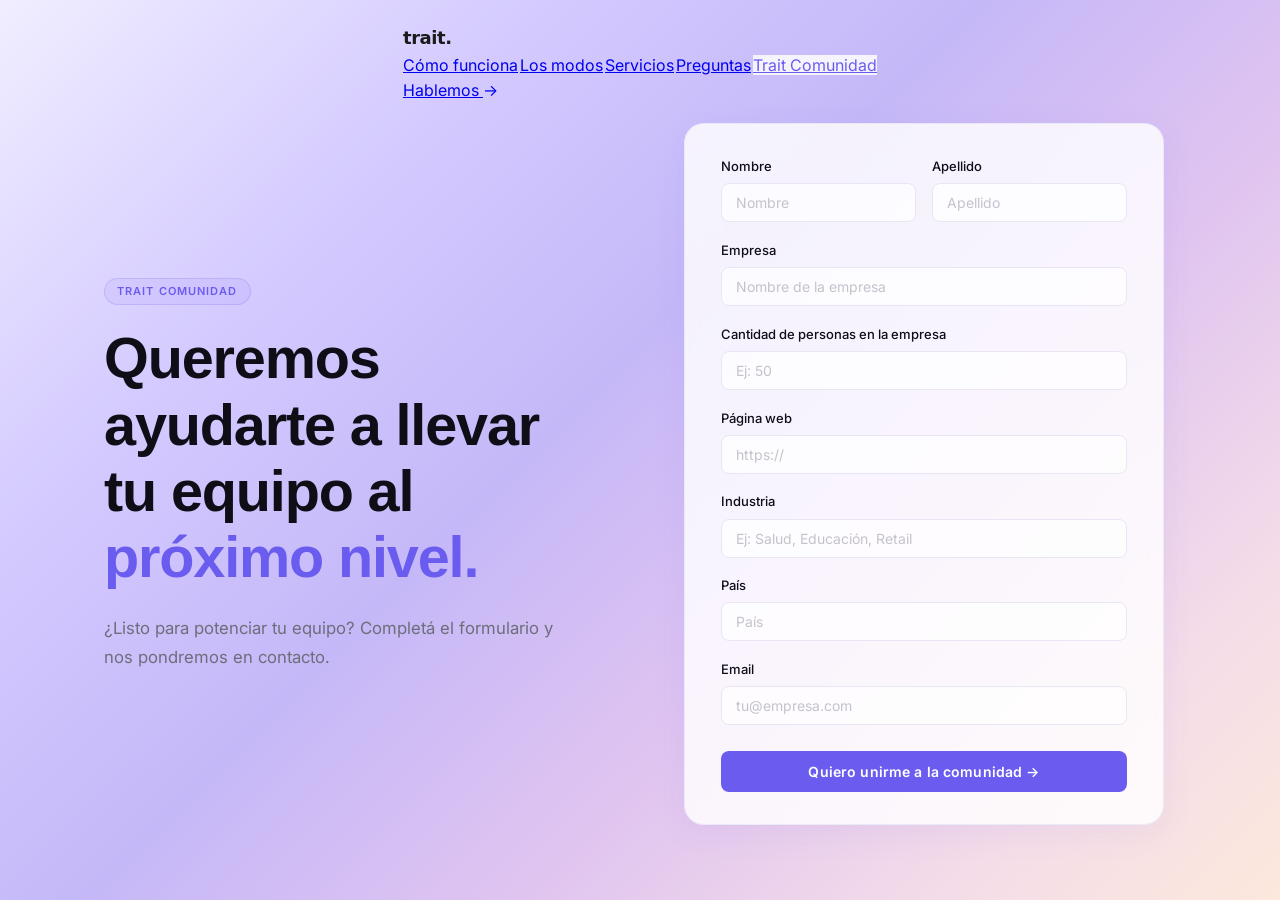
<file: comunidad/index.html>
<!DOCTYPE html>
<html lang="es">
<head>
  <meta charset="UTF-8" />
  <meta name="viewport" content="width=device-width, initial-scale=1.0" />
  <title>Trait Comunidad</title>
  <meta name="description" content="Completá el formulario y nos ponemos en contacto para potenciar tu equipo con Trait.">
  <link rel="preconnect" href="https://fonts.googleapis.com">
  <link rel="preconnect" href="https://fonts.gstatic.com" crossorigin>
  <link href="https://api.fontshare.com/v2/css?f[]=satoshi@400,500,700,900&display=swap" rel="stylesheet">
  <link href="https://fonts.googleapis.com/css2?family=Inter:wght@400;500;600&display=swap" rel="stylesheet">
  <link rel="icon" type="image/svg+xml" href="../favicon.svg">
  <link rel="stylesheet" href="../style.css">
  <link rel="stylesheet" href="comunidad.css">
</head>
<body class="comunidad-page">

  <!-- NAV -->
  <nav id="nav">
    <div class="nav-inner">
      <a href="/" class="wordmark">trait<span>.</span></a>
      <ul class="nav-links">
        <li><a href="/#como-funciona">Cómo funciona</a></li>
        <li><a href="/#modos">Los modos</a></li>
        <li><a href="/#servicios">Servicios</a></li>
        <li><a href="/#preguntas">Preguntas</a></li>
        <li><a href="/comunidad" class="nav-link-community active">Trait Comunidad</a></li>
      </ul>
      <a href="/#cta-final" class="btn-nav-cta">Hablemos <span class="btn-arrow">→</span></a>
    </div>
  </nav>

  <!-- HERO SPLIT -->
  <main class="comunidad-hero">

    <div class="comunidad-hero__left">
      <span class="eyebrow">Trait Comunidad</span>
      <h1 class="comunidad-hero__heading">
        Queremos ayudarte a llevar<br>
        tu equipo al<br>
        <span class="accent-text">próximo nivel.</span>
      </h1>
      <p class="comunidad-hero__sub">
        ¿Listo para potenciar tu equipo? Completá el formulario
        y nos pondremos en contacto.
      </p>
    </div>

    <div class="comunidad-hero__right">
      <form class="comunidad-form" action="#" method="POST">

        <div class="form-row">
          <div class="form-group">
            <label for="nombre">Nombre</label>
            <input type="text" id="nombre" name="nombre" placeholder="Nombre" autocomplete="given-name" />
          </div>
          <div class="form-group">
            <label for="apellido">Apellido</label>
            <input type="text" id="apellido" name="apellido" placeholder="Apellido" autocomplete="family-name" />
          </div>
        </div>

        <div class="form-group">
          <label for="empresa">Empresa</label>
          <input type="text" id="empresa" name="empresa" placeholder="Nombre de la empresa" autocomplete="organization" />
        </div>

        <div class="form-group">
          <label for="personas">Cantidad de personas en la empresa</label>
          <input type="number" id="personas" name="personas" placeholder="Ej: 50" min="1" />
        </div>

        <div class="form-group">
          <label for="web">Página web</label>
          <input type="url" id="web" name="web" placeholder="https://" autocomplete="url" />
        </div>

        <div class="form-group">
          <label for="industria">Industria</label>
          <input type="text" id="industria" name="industria" placeholder="Ej: Salud, Educación, Retail" />
        </div>

        <div class="form-group">
          <label for="pais">País</label>
          <input type="text" id="pais" name="pais" placeholder="País" autocomplete="country-name" />
        </div>

        <div class="form-group">
          <label for="email">Email</label>
          <input type="email" id="email" name="email" placeholder="tu@empresa.com" autocomplete="email" />
        </div>

        <button type="submit" class="form-submit">
          Quiero unirme a la comunidad <span class="btn-arrow">→</span>
        </button>

      </form>
    </div>

  </main>

</body>
</html>
</file>
<file: style.css>
/* ══════════════════════════════════════════════════
   DESIGN TOKENS — Trait (Stitch system)
══════════════════════════════════════════════════ */
:root {
  /* Backgrounds */
  --bg:              radial-gradient(ellipse at 15% 15%, #F0ECFF 0%, #FAFAFF 55%, #EEE9FF 100%);
  --bg-tinted:       #f6f3f2;
  --bg-container:    #f0edec;
  --bg-dark:         #1c1b1b;

  /* Brand */
  --primary:         #553ce2;
  --primary-hover:   #3f1bcd;
  --primary-dim:     #c7bfff;
  --on-primary:      #ffffff;

  /* Text */
  --text:            #1c1b1b;
  --text-secondary:  #474555;
  --text-muted:      #787587;

  /* Text on dark */
  --on-dark:         rgba(255,255,255,0.92);
  --on-dark-muted:   rgba(255,255,255,0.55);
  --on-dark-border:  rgba(255,255,255,0.10);

  /* Borders */
  --border:          rgba(120,117,135,0.18);
  --border-strong:   rgba(120,117,135,0.30);

  /* Fonts */
  --font-display:    'Sora', system-ui, sans-serif;
  --font-body:       'Inter', system-ui, -apple-system, sans-serif;
  --font-mono:       'Geist Mono', 'Courier New', monospace;

  /* Motion */
  --ease-enter:      cubic-bezier(0.16, 1, 0.3, 1);
  --ease-spring:     cubic-bezier(0.16, 1, 0.3, 1);
  --ease-smooth:     cubic-bezier(0.4, 0, 0.2, 1);
  --ease-out:        cubic-bezier(0.0, 0, 0.2, 1);

  /* Shadows */
  --shadow-sm:       0 1px 3px rgba(85,60,226,0.06), 0 1px 2px rgba(85,60,226,0.04);
  --shadow-glow:     0 0 0 1px rgba(85,60,226,0.08), 0 8px 32px rgba(85,60,226,0.14);
  --shadow-glow-strong: 0 0 0 1px rgba(85,60,226,0.14), 0 16px 48px rgba(85,60,226,0.20);

  /* Radii */
  --border-radius-btn:  12px;
  --border-radius-card: 16px;
  --border-radius-pill: 9999px;
}

/* ══════════════════════════════════════════════════
   RESET
══════════════════════════════════════════════════ */
*, *::before, *::after { box-sizing: border-box; margin: 0; padding: 0; }
html { scroll-behavior: smooth; }
body {
  background: var(--bg);
  color: var(--text-secondary);
  font-family: var(--font-body);
  font-size: 16px;
  line-height: 1.6;
  font-feature-settings: 'kern' 1, 'liga' 1;
  -webkit-font-smoothing: antialiased;
  -moz-osx-font-smoothing: grayscale;
  overflow-x: hidden;
}
::selection { background: rgba(85,60,226,0.15); }

/* ══════════════════════════════════════════════════
   TYPOGRAPHY
══════════════════════════════════════════════════ */
h1 {
  font-family: var(--font-display);
  font-size: clamp(40px, 6vw, 64px);
  font-weight: 700;
  color: var(--text);
  letter-spacing: -0.03em;
  line-height: 1.1;
}
h2 {
  font-family: var(--font-display);
  font-size: clamp(28px, 3.5vw, 40px);
  font-weight: 700;
  color: var(--text);
  letter-spacing: -0.025em;
  line-height: 1.2;
}
h3 {
  font-family: var(--font-body);
  font-size: 24px;
  font-weight: 600;
  color: var(--text);
  letter-spacing: -0.01em;
  line-height: 1.35;
  margin-bottom: 8px;
}

.body-lg {
  font-size: 18px;
  line-height: 1.6;
  font-weight: 400;
}
.body-md { font-size: 16px; line-height: 1.6; }

.text-primary     { color: var(--primary); }
.text-primary-dim { color: var(--primary-dim); }
.text-center      { text-align: center; }

/* ══════════════════════════════════════════════════
   LAYOUT
══════════════════════════════════════════════════ */
.container {
  max-width: 1280px;
  margin: 0 auto;
  padding: 0 48px;
}
section { padding: 120px 0; }
main { position: relative; overflow: hidden; }

/* Editorial 2-col grid */
.editorial-grid {
  display: grid;
  grid-template-columns: 4fr 7fr;
  gap: 40px;
  align-items: start;
}
.sticky-heading { position: sticky; top: 100px; }
.editorial-right { display: flex; flex-direction: column; gap: 24px; }

/* ══════════════════════════════════════════════════
   FOCUS
══════════════════════════════════════════════════ */
:focus-visible {
  outline: 2px solid var(--primary);
  outline-offset: 3px;
  border-radius: 4px;
}

/* ══════════════════════════════════════════════════
   ANIMATIONS — GSAP handles all reveals
══════════════════════════════════════════════════ */

/* ══════════════════════════════════════════════════
   LABELS / EYEBROWS
══════════════════════════════════════════════════ */
.eyebrow {
  display: inline-flex;
  align-items: center;
  gap: 6px;
  font-family: var(--font-body);
  font-size: 11px;
  font-weight: 600;
  letter-spacing: 0.08em;
  text-transform: uppercase;
  color: var(--primary);
  background: rgba(85,60,226,0.06);
  border: 1px solid rgba(85,60,226,0.15);
  border-radius: var(--border-radius-pill);
  padding: 4px 12px;
  margin-bottom: 28px;
}
.label-tag {
  display: inline-flex;
  align-items: center;
  gap: 6px;
  font-family: var(--font-body);
  font-size: 11px;
  font-weight: 600;
  letter-spacing: 0.08em;
  text-transform: uppercase;
  color: var(--primary);
  background: rgba(85,60,226,0.06);
  border: 1px solid rgba(85,60,226,0.15);
  border-radius: var(--border-radius-pill);
  padding: 4px 12px;
  margin-bottom: 16px;
}
.label-tag-light {
  display: inline-flex;
  align-items: center;
  gap: 6px;
  font-family: var(--font-body);
  font-size: 11px;
  font-weight: 600;
  letter-spacing: 0.08em;
  text-transform: uppercase;
  color: rgba(255,255,255,0.85);
  background: rgba(255,255,255,0.12);
  border: 1px solid rgba(255,255,255,0.20);
  border-radius: var(--border-radius-pill);
  padding: 4px 12px;
  margin-bottom: 16px;
}

/* ══════════════════════════════════════════════════
   BUTTONS
══════════════════════════════════════════════════ */
.btn-primary {
  display: inline-flex;
  align-items: center;
  gap: 8px;
  background: var(--primary);
  color: var(--on-primary);
  font-family: var(--font-body);
  font-size: 14px;
  font-weight: 600;
  letter-spacing: 0.02em;
  border-radius: var(--border-radius-btn);
  padding: 12px 24px;
  text-decoration: none;
  border: none;
  cursor: pointer;
  box-shadow: var(--shadow-sm);
  transition: background 200ms var(--ease-spring), box-shadow 200ms var(--ease-spring), transform 150ms var(--ease-spring);
}
.btn-primary:hover {
  background: var(--primary-hover);
  box-shadow: var(--shadow-glow);
  transform: translateY(-1px);
}
.btn-primary:active { transform: scale(0.97); }

.btn-lg { padding: 14px 28px; font-size: 15px; }

.hero-center .hero-actions {
  margin-top: 8px;
  animation: hero-btn-in 0.85s cubic-bezier(0.16, 1, 0.3, 1) 0.70s both;
}
@keyframes hero-btn-in {
  from { opacity: 0; transform: translateY(16px) scale(0.97); }
  to   { opacity: 1; transform: translateY(0)    scale(1);    }
}

.hero-actions {
  display: inline-flex;
  align-items: center;
  gap: 12px;
}

.btn-agenda-demo {
  display: inline-flex;
  align-items: center;
  height: 44px;
  padding: 0 22px;
  border-radius: 22px;
  border: 1px solid var(--border-strong);
  background: transparent;
  color: var(--text);
  font-family: var(--font-body);
  font-size: 16px;
  font-weight: 500;
  text-decoration: none;
  white-space: nowrap;
  transition: background 200ms var(--ease-enter), border-color 200ms var(--ease-enter), transform 150ms var(--ease-enter);
}
.btn-agenda-demo:hover {
  background: var(--bg-container);
  border-color: rgba(120,117,135,0.45);
  transform: translateY(-1px);
}
.btn-agenda-demo:active { transform: scale(0.97); }

.btn-hablemos {
  position: relative;
  display: inline-flex;
  align-items: center;
  gap: 12px;
  height: 44px;
  padding: 0 0 0 18px;
  border-radius: 22px;
  border: none;
  cursor: pointer;
  text-decoration: none;
  background: var(--primary);
  color: var(--on-primary);
  box-shadow: 0 0 16px 4px rgba(0, 0, 0, 0.08);
  transition: opacity 200ms var(--ease-enter), transform 150ms var(--ease-enter);
}
.btn-hablemos:hover { opacity: 0.88; transform: translateY(-1px); }

.btn-label {
  font-family: var(--font-body);
  font-size: 18px;
  font-weight: 500;
  white-space: nowrap;
  color: var(--on-primary);
}

.btn-circle {
  width: 40px;
  height: 40px;
  border-radius: 20px;
  background-color: white;
  opacity: 0.16;
  flex-shrink: 0;
}

.btn-icon {
  position: absolute;
  right: 0;
  width: 44px;
  height: 44px;
  display: flex;
  align-items: center;
  justify-content: center;
  color: var(--on-primary);
}

.btn-ghost {
  display: inline-flex;
  align-items: center;
  gap: 8px;
  background: transparent;
  color: var(--text-secondary);
  font-family: var(--font-body);
  font-size: 14px;
  font-weight: 600;
  letter-spacing: 0.04em;
  border-radius: 6px;
  padding: 12px 24px;
  text-decoration: none;
  border: 1px solid var(--border-strong);
  cursor: pointer;
  transition: background 200ms var(--ease-enter), color 200ms var(--ease-enter), border-color 200ms var(--ease-enter), transform 150ms var(--ease-enter);
}
.btn-ghost:hover {
  background: var(--bg-container);
  color: var(--text);
  border-color: rgba(120,117,135,0.45);
}
.btn-ghost:active { transform: scale(0.97); }

.btn-arrow {
  display: inline-block;
  transition: transform 220ms var(--ease-enter);
}
.btn-primary:hover .btn-arrow,
.btn-ghost:hover .btn-arrow { transform: translateX(4px); }

/* ══════════════════════════════════════════════════
   NAV — floating pill
══════════════════════════════════════════════════ */
#nav {
  position: fixed;
  top: 24px;
  left: 0;
  right: 0;
  z-index: 50;
  display: flex;
  justify-content: center;
  padding: 0 24px;
  pointer-events: none;
}
.nav-floating {
  display: inline-flex;
  align-items: center;
  gap: 4px;
  background: rgba(252,249,248,0.88);
  backdrop-filter: blur(16px);
  -webkit-backdrop-filter: blur(16px);
  border: 1px solid #e5e5e5;
  border-radius: 12px;
  padding: 6px 6px 6px 16px;
  pointer-events: auto;
  transition: background 200ms var(--ease-enter);
}
#nav.nav-scrolled .nav-floating { background: rgba(252,249,248,0.97); }
.nav-sep {
  width: 1px;
  height: 14px;
  background: var(--border);
  margin: 0 10px;
  flex-shrink: 0;
}
.wordmark {
  font-family: var(--font-display);
  font-size: 18px;
  font-weight: 800;
  color: var(--text);
  text-decoration: none;
  letter-spacing: -0.025em;
  flex-shrink: 0;
  transition: transform 200ms var(--ease-spring), opacity 180ms;
}
.wordmark:hover { transform: scale(1.04); opacity: 0.78; }
.nav-links {
  display: flex;
  gap: 2px;
  list-style: none;
  align-items: center;
}
.nav-link {
  font-size: 13px;
  font-weight: 500;
  color: var(--text-muted);
  text-decoration: none;
  padding: 6px 12px;
  border-radius: 6px;
  letter-spacing: 0.01em;
  white-space: nowrap;
  transition: color 200ms var(--ease-enter), background 200ms var(--ease-enter);
}
.nav-link:hover { color: var(--text); background: var(--bg-container); }
.nav-link.active { color: var(--text); }
.nav-cta {
  padding: 8px 16px;
  font-size: 13px;
  border-radius: 6px;
  margin-left: 4px;
}

/* ══════════════════════════════════════════════════
   HERO
══════════════════════════════════════════════════ */
#hero {
  position: relative;
  z-index: 1;
  min-height: 90vh;
  display: flex;
  flex-direction: column;
  justify-content: center;
  padding-top: 120px;
  padding-bottom: 80px;
}
#hero::before {
  content: '';
  position: absolute;
  inset: 0;
  background: radial-gradient(ellipse 60% 50% at 50% 0%, rgba(85,60,226,0.05) 0%, transparent 70%);
  pointer-events: none;
  z-index: 0;
}
#hero .container {
  position: relative;
  z-index: 1;
  max-width: 720px;
}
.hero-center {
  display: flex;
  flex-direction: column;
  align-items: center;
  text-align: center;
}
#hero h1 {
  font-size: clamp(44px, 7.5vw, 88px);
  letter-spacing: -0.04em;
  line-height: 1.0;
}
.hero-sub {
  font-size: 17px;
  line-height: 1.65;
  color: var(--text-secondary);
  max-width: 480px;
  margin: 20px auto 40px;
}
.hero-cta-link {
  display: inline-flex;
  align-items: center;
  gap: 8px;
  background: var(--primary);
  color: #fff;
  border-radius: var(--border-radius-btn);
  padding: 12px 24px;
  font-size: 15px;
  font-weight: 600;
  letter-spacing: -0.01em;
  text-decoration: none;
  border: none;
  box-shadow: var(--shadow-glow);
  transition: background 200ms var(--ease-spring), transform 200ms var(--ease-spring), box-shadow 200ms var(--ease-spring);
}
.hero-cta-link:hover {
  background: var(--primary-hover);
  transform: translateY(-1px);
  box-shadow: var(--shadow-glow-strong);
  color: #fff;
}
.hero-cta-link .btn-arrow { transition: transform 220ms var(--ease-enter); }
.hero-cta-link:hover .btn-arrow { transform: translateX(3px); }

.scroll-indicator {
  position: absolute;
  bottom: 32px;
  left: 50%;
  transform: translateX(-50%);
  color: var(--text-muted);
  opacity: 0.45;
  animation: bounce-down 2.4s ease-in-out infinite;
  transition: opacity 0.5s ease;
  cursor: default;
}

.pulse-dot {
  width: 6px;
  height: 6px;
  border-radius: 50%;
  background: var(--primary);
  flex-shrink: 0;
  animation: pulse-dot 2s ease-in-out infinite;
}

@keyframes bounce-down {
  0%, 100% { transform: translateX(-50%) translateY(0); }
  50%       { transform: translateX(-50%) translateY(7px); }
}
@keyframes pulse-dot {
  0%, 100% { opacity: 0.35; transform: scale(0.8); }
  50%       { opacity: 1;    transform: scale(1);   }
}

/* ══════════════════════════════════════════════════
   SECTION VARIANTS
══════════════════════════════════════════════════ */
.section-editorial { background: var(--bg); }
.section-tinted    { background: var(--bg-tinted); }

/* ── DARK (estadísticas) ── */
.section-dark { background: var(--bg-dark); overflow: hidden; }
.section-dark h2 { color: var(--on-dark); }
.text-on-dark-muted { color: var(--on-dark-muted); }

.stats-header { max-width: 680px; margin-bottom: 80px; }
.stats-header h2 { margin-bottom: 24px; }
.stats-row {
  display: grid;
  grid-template-columns: 1fr 1fr 1fr;
  gap: 20px;
}
.stat-block {
  padding: 32px 28px;
  background: rgba(255,255,255,0.05);
  border: 1px solid rgba(255,255,255,0.10);
  border-radius: var(--border-radius-card);
  backdrop-filter: blur(8px);
  -webkit-backdrop-filter: blur(8px);
  cursor: default;
  transition: background 220ms var(--ease-enter), border-color 220ms var(--ease-enter);
}
.stat-block:hover {
  background: rgba(255,255,255,0.09);
  border-color: rgba(199,191,255,0.28);
}
.stat-num {
  font-family: var(--font-display);
  font-size: clamp(44px, 6vw, 64px);
  font-weight: 700;
  color: var(--primary-dim);
  letter-spacing: -0.02em;
  line-height: 1;
  margin-bottom: 20px;
  display: block;
  font-feature-settings: 'tnum' 1;
}
.stat-label {
  font-size: 14px;
  color: rgba(255,255,255,0.50);
  line-height: 1.65;
}

/* ── ACCENT (comunidad) ── */
.section-accent { background: var(--primary); overflow: hidden; }
.section-accent h2,
.section-accent h3 { color: #fff; }
.section-accent .body-lg { color: rgba(255,255,255,0.80); }

/* ── CTA FINAL ── */
.section-cta { padding: 120px 0; }
.section-cta h2 { max-width: 800px; margin: 0 auto 40px; }
.section-cta .btn-primary { margin: 0 auto; }
#cta-final {
  background: radial-gradient(ellipse 80% 60% at 50% 50%, rgba(85,60,226,0.07) 0%, transparent 70%);
}
#cta-final h2 {
  font-size: clamp(28px, 4.5vw, 52px);
  font-weight: 800;
  line-height: 1.15;
}
.section-cta .btn-lg {
  padding: 14px 32px;
  font-size: 15px;
  box-shadow: var(--shadow-glow);
}

/* ══════════════════════════════════════════════════
   SOLUCION QUOTE
══════════════════════════════════════════════════ */
.solucion-quote {
  position: relative;
  margin-top: 16px;
  padding-top: 28px;
  font-family: var(--font-display);
  font-size: clamp(18px, 2vw, 24px);
  font-weight: 600;
  font-style: italic;
  color: var(--primary);
  line-height: 1.45;
  letter-spacing: -0.01em;
}
.solucion-quote::before {
  content: '\201C';
  position: absolute;
  top: -20px;
  left: -6px;
  font-size: clamp(72px, 9vw, 112px);
  font-weight: 800;
  font-style: normal;
  font-family: var(--font-display);
  color: rgba(85,60,226,0.10);
  line-height: 1;
  pointer-events: none;
  user-select: none;
}

/* ══════════════════════════════════════════════════
   MÉTODO TRAIT
══════════════════════════════════════════════════ */
.metodo-head { max-width: 680px; margin-bottom: 64px; }
.metodo-head h2 { margin: 8px 0 24px; }
.metodo-steps {
  display: grid;
  grid-template-columns: 1fr 1fr 1fr;
  gap: 20px;
}
.step-divider { display: none; }

.metodo-step {
  display: flex;
  flex-direction: column;
  gap: 12px;
  background: white;
  border: 1px solid var(--border);
  border-radius: var(--border-radius-card);
  padding: 32px;
  box-shadow: var(--shadow-sm);
  cursor: default;
  transition: box-shadow 220ms var(--ease-spring), transform 220ms var(--ease-spring), border-color 220ms var(--ease-spring);
}
.metodo-step:hover {
  box-shadow: var(--shadow-glow);
  transform: translateY(-2px);
  border-color: rgba(85,60,226,0.14);
}

.metodo-num {
  font-family: var(--font-mono);
  font-size: 11px;
  font-weight: 500;
  color: var(--primary);
  background: rgba(85,60,226,0.07);
  border: 1px solid rgba(85,60,226,0.14);
  border-radius: var(--border-radius-pill);
  padding: 3px 10px;
  letter-spacing: 0.04em;
  display: inline-block;
  width: fit-content;
  margin-bottom: 4px;
}
.metodo-info h3 { margin-bottom: 4px; font-size: 18px; }
.metodo-tagline {
  font-size: 13px;
  font-weight: 600;
  color: var(--primary);
  line-height: 1.5;
}
.metodo-desc { flex: 1; }
.metodo-desc p {
  font-size: 14px;
  color: var(--text-secondary);
  line-height: 1.75;
}

.metodo-conclusion {
  position: relative;
  margin-top: 48px;
  margin-left: auto;
  margin-right: auto;
  background: var(--bg-dark);
  color: var(--on-dark);
  padding: 48px 56px 48px 64px;
  border-radius: var(--border-radius-card);
  text-align: left;
  max-width: 860px;
  border: 1px solid rgba(199,191,255,0.15);
  overflow: hidden;
}
.metodo-conclusion::before {
  content: '';
  position: absolute;
  left: 0;
  top: 30%;
  width: 3px;
  height: 40%;
  background: var(--primary-dim);
  border-radius: 0 2px 2px 0;
}
.metodo-conclusion p {
  font-family: var(--font-display);
  font-size: clamp(18px, 2.2vw, 24px);
  font-weight: 600;
  font-style: italic;
  line-height: 1.5;
  letter-spacing: -0.01em;
  color: inherit;
}

/* ══════════════════════════════════════════════════
   COMUNIDAD
══════════════════════════════════════════════════ */
.comunidad-head { max-width: 800px; margin-bottom: 80px; }
.comunidad-head h2 { margin: 8px 0 24px; }
.comunidad-cards {
  display: grid;
  grid-template-columns: 1fr 1fr;
  gap: 24px;
}
.comunidad-card {
  background: rgba(255,255,255,0.08);
  backdrop-filter: blur(20px);
  -webkit-backdrop-filter: blur(20px);
  border: 1px solid rgba(255,255,255,0.16);
  border-radius: var(--border-radius-card);
  padding: 40px;
  display: flex;
  flex-direction: column;
  gap: 16px;
  transition: background 220ms var(--ease-enter), border-color 220ms var(--ease-enter), transform 220ms var(--ease-spring);
}
.comunidad-card:hover {
  background: rgba(255,255,255,0.13);
  border-color: rgba(255,255,255,0.30);
  transform: translateY(-2px);
}
.comunidad-card p { color: rgba(255,255,255,0.75); flex: 1; }
.comunidad-link {
  display: inline-flex;
  align-items: center;
  gap: 8px;
  background: rgba(255,255,255,0.95);
  color: var(--primary);
  border-radius: var(--border-radius-btn);
  padding: 10px 18px;
  font-size: 13px;
  font-weight: 600;
  letter-spacing: 0.01em;
  text-decoration: none;
  border: none;
  margin-top: auto;
  width: fit-content;
  transition: background 180ms var(--ease-enter), transform 150ms var(--ease-spring);
}
.comunidad-link:hover { background: white; transform: translateY(-1px); }
.comunidad-link svg { transition: transform 220ms var(--ease-enter); }
.comunidad-link:hover svg { transform: translateX(4px); }

/* ══════════════════════════════════════════════════
   FOOTER
══════════════════════════════════════════════════ */
footer {
  background: var(--bg-dark);
  padding: 96px 0 0;
  border-top: 1px solid rgba(255,255,255,0.05);
}
.footer-inner {
  max-width: 1280px;
  margin: 0 auto;
  padding: 0 48px 96px;
  display: grid;
  grid-template-columns: 2fr 1fr 1fr 1fr 1fr;
  gap: 48px;
  align-items: start;
}
.footer-brand { display: flex; flex-direction: column; gap: 12px; }
.footer-wordmark {
  font-family: var(--font-display);
  font-size: 22px;
  font-weight: 800;
  color: rgba(255,255,255,0.95);
  text-decoration: none;
  letter-spacing: -0.03em;
}
.footer-desc {
  font-size: 14px;
  color: rgba(255,255,255,0.38);
  max-width: 200px;
}
.footer-social {
  display: flex;
  gap: 10px;
  margin-top: 8px;
}
.social-icon {
  width: 36px;
  height: 36px;
  border-radius: 8px;
  border: 1px solid rgba(255,255,255,0.15);
  display: flex;
  align-items: center;
  justify-content: center;
  color: rgba(255,255,255,0.45);
  transition: background 200ms var(--ease-enter), color 200ms var(--ease-enter), border-color 200ms var(--ease-enter), transform 200ms var(--ease-enter);
}
.social-icon:hover {
  background: rgba(255,255,255,0.10);
  color: rgba(255,255,255,0.90);
  border-color: rgba(255,255,255,0.28);
  transform: translateY(-2px);
}
.social-icon svg { width: 16px; height: 16px; display: block; }

.footer-nav-col h4 {
  font-family: var(--font-body);
  font-size: 14px;
  font-weight: 600;
  letter-spacing: 0.04em;
  color: rgba(255,255,255,0.90);
  margin-bottom: 24px;
}
.footer-nav-col ul { list-style: none; display: flex; flex-direction: column; gap: 14px; }
.footer-nav-col a {
  font-size: 14px;
  color: rgba(255,255,255,0.45);
  text-decoration: none;
  transition: color 200ms var(--ease-enter);
  position: relative;
  display: inline-block;
}
.footer-nav-col a::after {
  content: '';
  position: absolute;
  bottom: -1px;
  left: 0;
  width: 100%;
  height: 1px;
  background: rgba(255,255,255,0.55);
  transform: scaleX(0);
  transform-origin: left;
  transition: transform 220ms var(--ease-enter);
}
.footer-nav-col a:hover { color: rgba(255,255,255,0.90); }
.footer-nav-col a:hover::after { transform: scaleX(1); }

.footer-bottom {
  max-width: 1280px;
  margin: 0 auto;
  padding: 24px 48px;
  border-top: 1px solid rgba(255,255,255,0.06);
  display: flex;
  align-items: center;
  justify-content: space-between;
  gap: 16px;
}
.footer-bottom p {
  font-size: 12px;
  color: rgba(255,255,255,0.25);
  letter-spacing: 0.02em;
}
.footer-legal {
  display: flex;
  gap: 24px;
}
.footer-legal a {
  font-size: 12px;
  color: rgba(255,255,255,0.25);
  text-decoration: none;
  transition: color 200ms;
}
.footer-legal a:hover { color: rgba(255,255,255,0.65); }

/* ══════════════════════════════════════════════════
   WORDMARK DOT
══════════════════════════════════════════════════ */
.wordmark-dot { color: var(--primary); }

/* ══════════════════════════════════════════════════
   NAV DROPDOWN
══════════════════════════════════════════════════ */
.nav-dropdown { position: relative; }

.nav-dropdown-toggle {
  font-family: inherit;
  background: none;
  border: none;
  cursor: pointer;
  display: inline-flex;
  align-items: center;
  gap: 4px;
}

.dropdown-chevron {
  flex-shrink: 0;
  transition: transform 200ms var(--ease-enter);
}
.nav-dropdown-toggle[aria-expanded="true"] .dropdown-chevron { transform: rotate(180deg); }

.nav-dropdown-menu {
  position: absolute;
  top: calc(100% + 10px);
  left: 0;
  background: rgba(252,249,248,0.97);
  backdrop-filter: blur(16px);
  -webkit-backdrop-filter: blur(16px);
  border: 1px solid #e5e5e5;
  border-radius: 12px;
  padding: 6px;
  display: none;
  flex-direction: column;
  min-width: 226px;
  z-index: 100;
  box-shadow: 0 8px 24px rgba(0,0,0,0.08), 0 2px 6px rgba(0,0,0,0.04);
}
.nav-dropdown-menu.is-open,
.nav-dropdown:hover .nav-dropdown-menu { display: flex; }

.nav-dropdown-item {
  font-family: var(--font-body);
  font-size: 13px;
  font-weight: 500;
  color: var(--text-muted);
  text-decoration: none;
  padding: 8px 12px;
  border-radius: 6px;
  white-space: nowrap;
  letter-spacing: 0.01em;
  transition: color 200ms var(--ease-enter), background 200ms var(--ease-enter);
  display: block;
}
.nav-dropdown-item:hover { color: var(--text); background: var(--bg-container); }

/* ══════════════════════════════════════════════════
   RESPONSIVE — 1024px
══════════════════════════════════════════════════ */
@media (max-width: 1024px) {
  .container { padding: 0 32px; }

  /* Footer: brand full-width, nav cols 2-col grid */
  .footer-inner {
    grid-template-columns: 1fr 1fr;
    gap: 48px 32px;
  }
  .footer-inner .footer-brand { grid-column: 1 / -1; }
  .footer-bottom { padding: 20px 32px; }

  .editorial-grid { grid-template-columns: 1fr; gap: 40px; }
  .sticky-heading { position: static; }

  /* Método: 3-col card grid holds at 1024px */
  .metodo-step { padding: 28px; }
  .metodo-info h3 { font-size: 16px; }
}

/* ══════════════════════════════════════════════════
   RESPONSIVE — 768px
══════════════════════════════════════════════════ */
@media (max-width: 768px) {
  .container { padding: 0 20px; }
  section { padding: 72px 0; }

  /* ── Nav ── */
  #nav { top: 12px; padding: 0 16px; }
  .nav-sep,
  .nav-links { display: none; }
  .nav-floating { padding: 6px 6px 6px 14px; gap: 4px; }

  /* ── Hero ── */
  #hero { min-height: auto; padding-top: 112px; padding-bottom: 72px; }
  .hero-sub { font-size: 16px; }
  .scroll-indicator { display: none; }

  /* ── Typography ── */
  h3 { font-size: 20px; }
  .body-lg { font-size: 16px; }

  /* ── Stats ── */
  .stats-header { margin-bottom: 48px; }
  .stats-row { grid-template-columns: 1fr; gap: 16px; }
  .stat-block { padding: 28px 24px; }

  /* ── Método ── */
  .metodo-head { margin-bottom: 40px; }
  .metodo-steps { grid-template-columns: 1fr; }
  .metodo-step { padding: 28px 24px; }
  .metodo-conclusion {
    padding: 36px 40px 36px 48px;
    margin-top: 40px;
  }

  /* ── Comunidad ── */
  .comunidad-head { margin-bottom: 40px; }
  .comunidad-cards { grid-template-columns: 1fr; gap: 16px; }
  .comunidad-card  { padding: 28px; }

  /* ── CTA final ── */
  .section-cta { padding: 72px 0; }

  /* ── Footer ── */
  .footer-inner { grid-template-columns: 1fr 1fr; padding: 0 20px 56px; }
  .footer-inner .footer-brand { grid-column: 1 / -1; }
  .footer-bottom { padding: 20px; flex-direction: column; text-align: center; }
  .footer-legal { justify-content: center; }
}

/* ══════════════════════════════════════════════════
   RESPONSIVE — 480px (small phones)
══════════════════════════════════════════════════ */
@media (max-width: 480px) {
  .container { padding: 0 16px; }

  /* Nav: pill compacto */
  #nav { top: 10px; padding: 0 12px; }
  .nav-cta { padding: 7px 12px; }

  /* Estadísticas */
  .stat-num { font-size: clamp(36px, 11vw, 52px); }

  /* Método conclusion */
  .metodo-conclusion { padding: 28px 28px 28px 36px; }

  /* Footer compact */
  .footer-inner { grid-template-columns: 1fr; gap: 40px; padding: 0 16px 48px; }
  .footer-inner .footer-brand { grid-column: auto; }
  .footer-nav-col { display: grid; grid-template-columns: 1fr 1fr; gap: 16px 24px; }
  .footer-nav-col h4 { grid-column: 1 / -1; margin-bottom: 0; }
  .footer-nav-col ul { display: contents; }
  .footer-bottom { padding: 16px; }
}

/* ══════════════════════════════════════════════════
   REDUCED MOTION
══════════════════════════════════════════════════ */
@media (prefers-reduced-motion: reduce) {
  *, *::before, *::after {
    animation-duration: 0.01ms !important;
    transition-duration: 0.01ms !important;
  }
  .reveal { opacity: 1 !important; transform: none !important; }
}
</file>
<file: comunidad/comunidad.css>
/* ============================================
   VARIABLES (mismos tokens que el sitio)
   ============================================ */
:root {
  --color-accent:        #6B5CF0;
  --color-accent-light:  #EBE9FC;
  --color-accent-border: #E8E6F5;
  --color-bg-white:      #FFFFFF;
  --color-text-main:     #0F0E17;
  --color-text-muted:    #6E6D7A;
  --font-heading:        'Satoshi', sans-serif;
  --font-body:           'Inter', system-ui, sans-serif;
  --radius-card:         12px;
  --radius-pill:         999px;
}

/* ============================================
   FONDO DEGRADADO (inspirado en la imagen)
   Se reemplaza el fondo blanco por un gradiente
   púrpura → rosa → melocotón, usando los
   colores de Trait como base
   ============================================ */
.comunidad-page {
  min-height: 100vh;
  background: linear-gradient(
    135deg,
    #f0eeff 0%,       /* lavender muy claro (paleta Trait) */
    #d4caff 25%,      /* púrpura suave */
    #c5b8f8 45%,      /* púrpura medio */
    #e0c4f0 65%,      /* lila rosado */
    #f5dde8 85%,      /* rosado claro */
    #fce8dc 100%      /* melocotón */
  );
}

/* ============================================
   HERO LAYOUT — split en dos columnas
   ============================================ */
.comunidad-hero {
  display: grid;
  grid-template-columns: 1fr 1fr;
  gap: 4rem;
  min-height: 100vh;
  align-items: center;
  padding: 7rem 4rem 4rem;
  max-width: 1200px;
  margin: 0 auto;
  box-sizing: border-box;
}

@media (max-width: 900px) {
  .comunidad-hero {
    grid-template-columns: 1fr;
    padding: 6rem 1.5rem 3rem;
  }
}

/* ============================================
   LADO IZQUIERDO — Texto
   ============================================ */
.eyebrow {
  font-family: var(--font-body);
  font-size: 11px;
  font-weight: 600;
  letter-spacing: 1.1px;
  text-transform: uppercase;
  color: var(--color-accent);
  margin-bottom: 1.25rem;
}

.comunidad-hero__heading {
  font-family: var(--font-heading);
  font-size: clamp(2.4rem, 4.5vw, 3.8rem);
  font-weight: 700;
  color: var(--color-text-main);
  line-height: 1.15;
  margin-bottom: 1.5rem;
  letter-spacing: -0.02em;
}

.accent-text {
  color: var(--color-accent);
}

.comunidad-hero__sub {
  font-family: var(--font-body);
  font-size: 1.05rem;
  color: var(--color-text-muted);
  line-height: 1.7;
  max-width: 460px;
}

/* ============================================
   LADO DERECHO — Formulario card
   ============================================ */
.comunidad-hero__right {
  display: flex;
  justify-content: center;
  align-items: flex-start;
}

.comunidad-form {
  background: rgba(255, 255, 255, 0.82);
  backdrop-filter: blur(16px);
  -webkit-backdrop-filter: blur(16px);
  border: 0.625px solid rgba(232, 230, 245, 0.8);
  border-radius: 20px;
  padding: 2rem 2.25rem;
  width: 100%;
  max-width: 480px;
  display: flex;
  flex-direction: column;
  gap: 1.1rem;
  box-shadow: 0 8px 32px rgba(107, 92, 240, 0.08);
}

.form-row {
  display: grid;
  grid-template-columns: 1fr 1fr;
  gap: 1rem;
}

.form-group {
  display: flex;
  flex-direction: column;
  gap: 0.4rem;
}

.form-group label {
  font-family: var(--font-body);
  font-size: 13px;
  font-weight: 500;
  color: var(--color-text-main);
}

.form-group input {
  font-family: var(--font-body);
  font-size: 14px;
  color: var(--color-text-main);
  background: rgba(255, 255, 255, 0.7);
  border: 0.625px solid var(--color-accent-border);
  border-radius: 8px;
  padding: 10px 14px;
  outline: none;
  transition: border-color 0.15s ease, box-shadow 0.15s ease;
  width: 100%;
  box-sizing: border-box;
}

.form-group input::placeholder {
  color: #C4C3CC;
}

.form-group input:focus {
  border-color: var(--color-accent);
  box-shadow: 0 0 0 3px rgba(107, 92, 240, 0.12);
  background: #ffffff;
}

.form-submit {
  width: 100%;
  background: var(--color-accent);
  color: #ffffff;
  border: none;
  border-radius: 8px;
  padding: 12px 20px;
  font-family: var(--font-body);
  font-size: 14px;
  font-weight: 600;
  cursor: pointer;
  margin-top: 0.5rem;
  transition: opacity 0.2s ease, transform 0.2s ease;
  letter-spacing: 0.01em;
}

.form-submit:hover {
  opacity: 0.9;
  transform: translateY(-1px);
}

/* ============================================
   NAV OVERRIDE en la página comunidad
   ============================================ */
.comunidad-page .nav-link-community {
  background: rgb(245, 244, 253);
  color: rgb(107, 92, 240);
}
</file>
